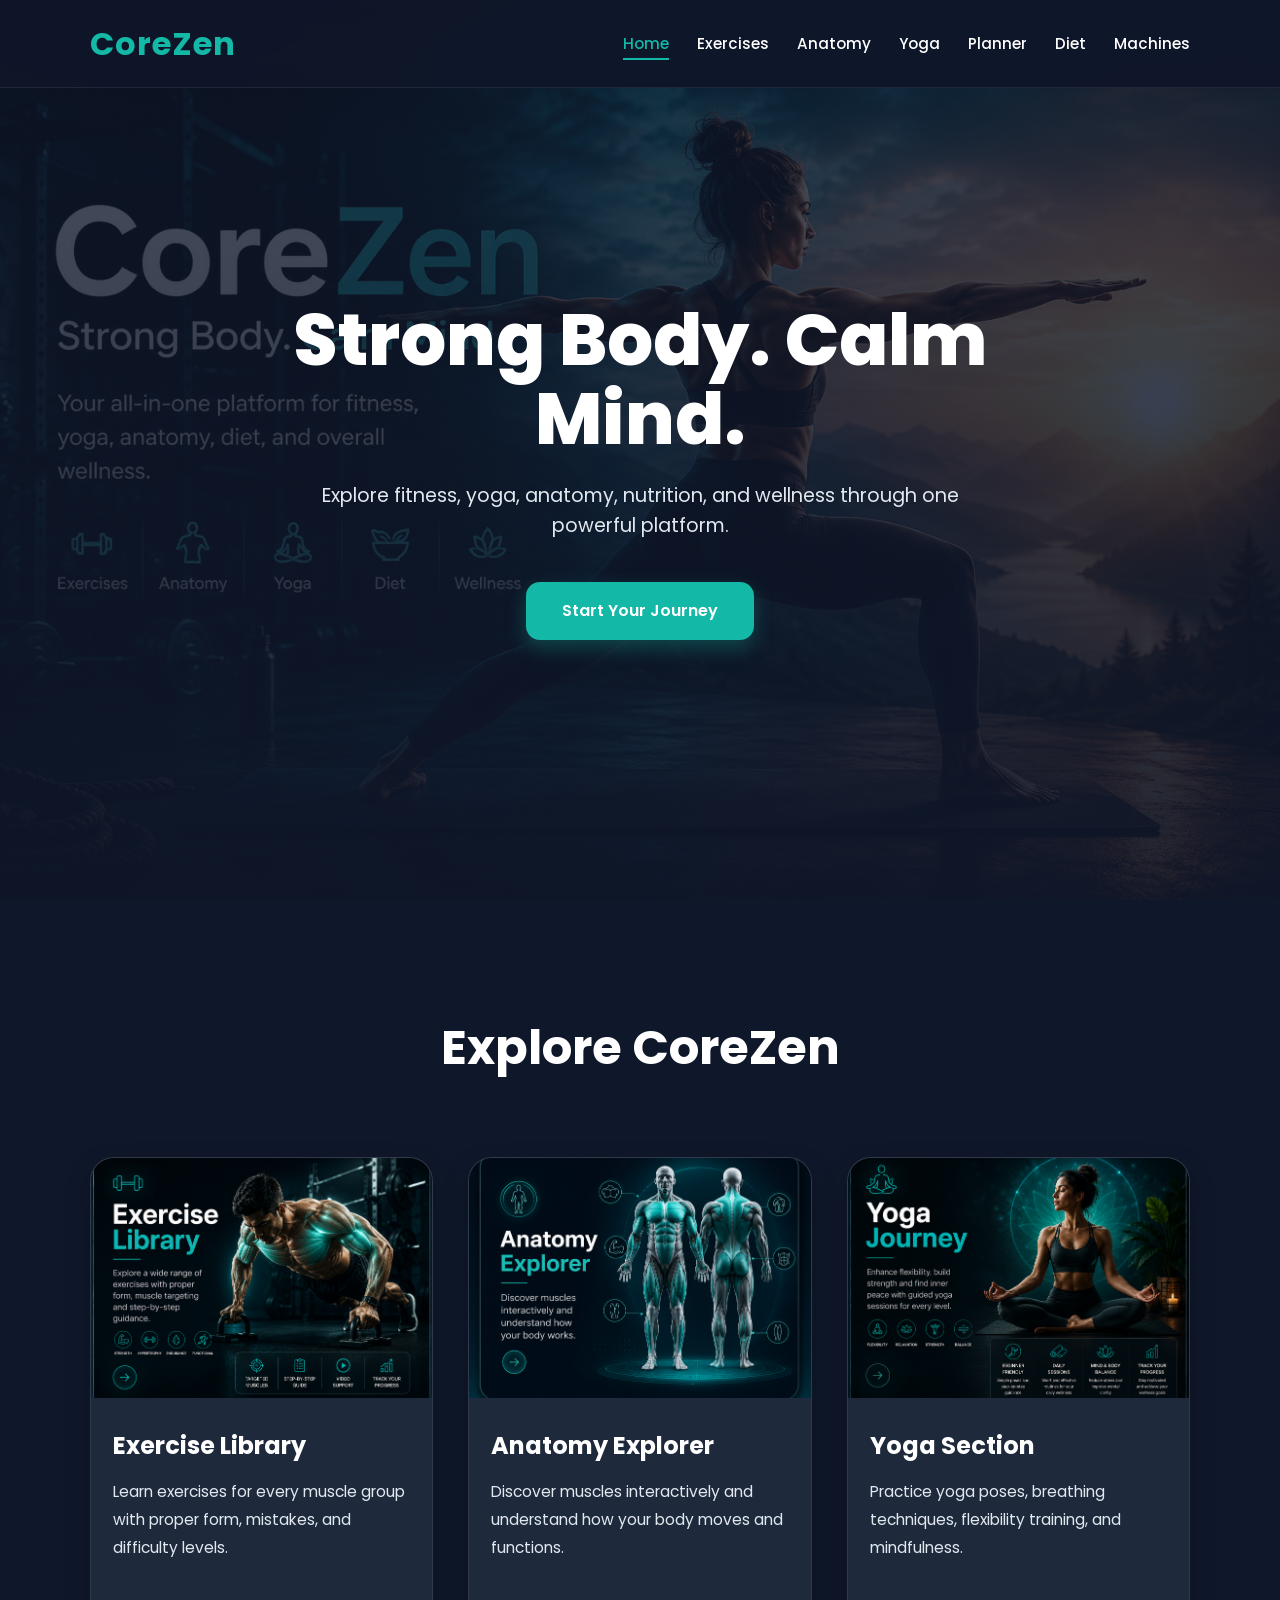
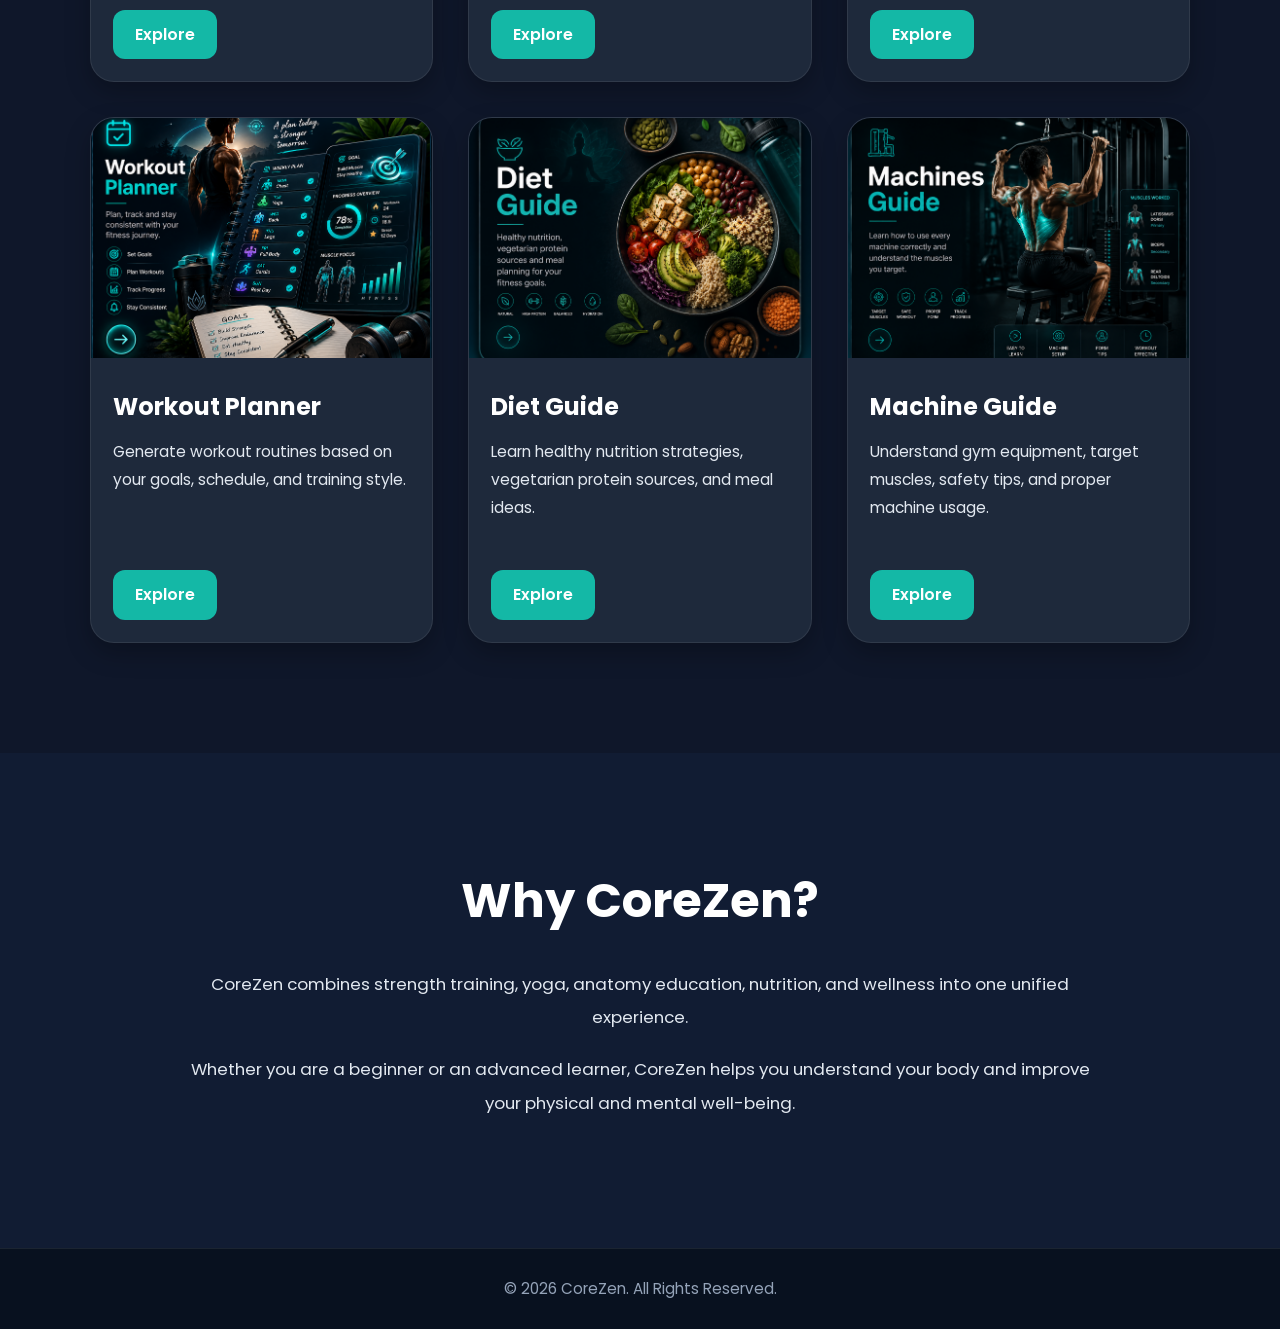
<file: index.html>
<!DOCTYPE html>
<html lang="en">
<head>
  <meta charset="UTF-8" />
  <meta name="viewport" content="width=device-width, initial-scale=1.0" />

  <title>CoreZen | Strong Body. Calm Mind.</title>

  <link rel="stylesheet" href="style.css" />
</head>
<body>

  <!-- =========================
       NAVBAR
  ========================== -->

  <header class="navbar">

    <div class="logo">
      <h1>CoreZen</h1>
    </div>

    <nav>
      <ul class="nav-links">
        <li><a href="index.html">Home</a></li>

        <li><a href="pages/exercises.html">Exercises</a></li>

        <li><a href="pages/anatomy.html">Anatomy</a></li>

        <li><a href="pages/yoga.html">Yoga</a></li>

        <li><a href="pages/planner.html">Planner</a></li>

        <li><a href="pages/diet.html">Diet</a></li>

        <li><a href="pages/machines.html">Machines</a></li>
      </ul>
    </nav>

  </header>

  <!-- =========================
       HERO SECTION
  ========================== -->

  <section class="hero">

    <div class="hero-overlay"></div>

    <div class="hero-content">

      <h2>Strong Body. Calm Mind.</h2>

      <p>
        Explore fitness, yoga, anatomy, nutrition,
        and wellness through one powerful platform.
      </p>

      <a href="#features" class="hero-btn">
        Start Your Journey
      </a>

    </div>

  </section>

  <!-- =========================
       FEATURES SECTION
  ========================== -->

  <section class="features" id="features">

    <h2 class="section-title">
      Explore CoreZen
    </h2>

    <div class="features-grid">

      <!-- CARD 1 -->

      <div class="feature-card">

        <img
          src="images/homepage/cards/exercise-card.png"
          alt="Exercise Library"
        />

        <h3>Exercise Library</h3>

        <p>
          Learn exercises for every muscle group with
          proper form, mistakes, and difficulty levels.
        </p>

        <a href="pages/exercises.html">
          Explore
        </a>

      </div>

      <!-- CARD 2 -->

      <div class="feature-card">

        <img
          src="images/homepage/cards/anatomy-card.png"
          alt="Muscle Anatomy Explorer"
        />

        <h3>Anatomy Explorer</h3>

        <p>
          Discover muscles interactively and understand
          how your body moves and functions.
        </p>

        <a href="pages/anatomy.html">
          Explore
        </a>

      </div>

      <!-- CARD 3 -->

      <div class="feature-card">

        <img
          src="images/homepage/cards/yoga-card.png"
          alt="Yoga Section"
        />

        <h3>Yoga Section</h3>

        <p>
          Practice yoga poses, breathing techniques,
          flexibility training, and mindfulness.
        </p>

        <a href="pages/yoga.html">
          Explore
        </a>

      </div>

      <!-- CARD 4 -->

      <div class="feature-card">

        <img
          src="images/homepage/cards/planner-card.png"
          alt="Workout Planner"
        />

        <h3>Workout Planner</h3>

        <p>
          Generate workout routines based on your
          goals, schedule, and training style.
        </p>

        <a href="pages/planner.html">
          Explore
        </a>

      </div>

      <!-- CARD 5 -->

      <div class="feature-card">

        <img
          src="images/homepage/cards/diet-card.png"
          alt="Diet Guide"
        />

        <h3>Diet Guide</h3>

        <p>
          Learn healthy nutrition strategies,
          vegetarian protein sources, and meal ideas.
        </p>

        <a href="pages/diet.html">
          Explore
        </a>

      </div>

      <!-- CARD 6 -->

      <div class="feature-card">

        <img
          src="images/homepage/cards/machines-card.png"
          alt="Gym Machine Guide"
        />

        <h3>Machine Guide</h3>

        <p>
          Understand gym equipment, target muscles,
          safety tips, and proper machine usage.
        </p>

        <a href="pages/machines.html">
          Explore
        </a>

      </div>

    </div>

  </section>

  <!-- =========================
       ABOUT SECTION
  ========================== -->

  <section class="about">

    <div class="about-content">

      <h2>Why CoreZen?</h2>

      <p>
        CoreZen combines strength training,
        yoga, anatomy education, nutrition,
        and wellness into one unified experience.
      </p>

      <p>
        Whether you are a beginner or an advanced learner,
        CoreZen helps you understand your body and improve
        your physical and mental well-being.
      </p>

    </div>

  </section>

  <!-- =========================
       FOOTER
  ========================== -->

  <footer>

    <p>
      © 2026 CoreZen. All Rights Reserved.
    </p>

  </footer>

  <script src="script.js"></script>

</body>
</html>
</file>
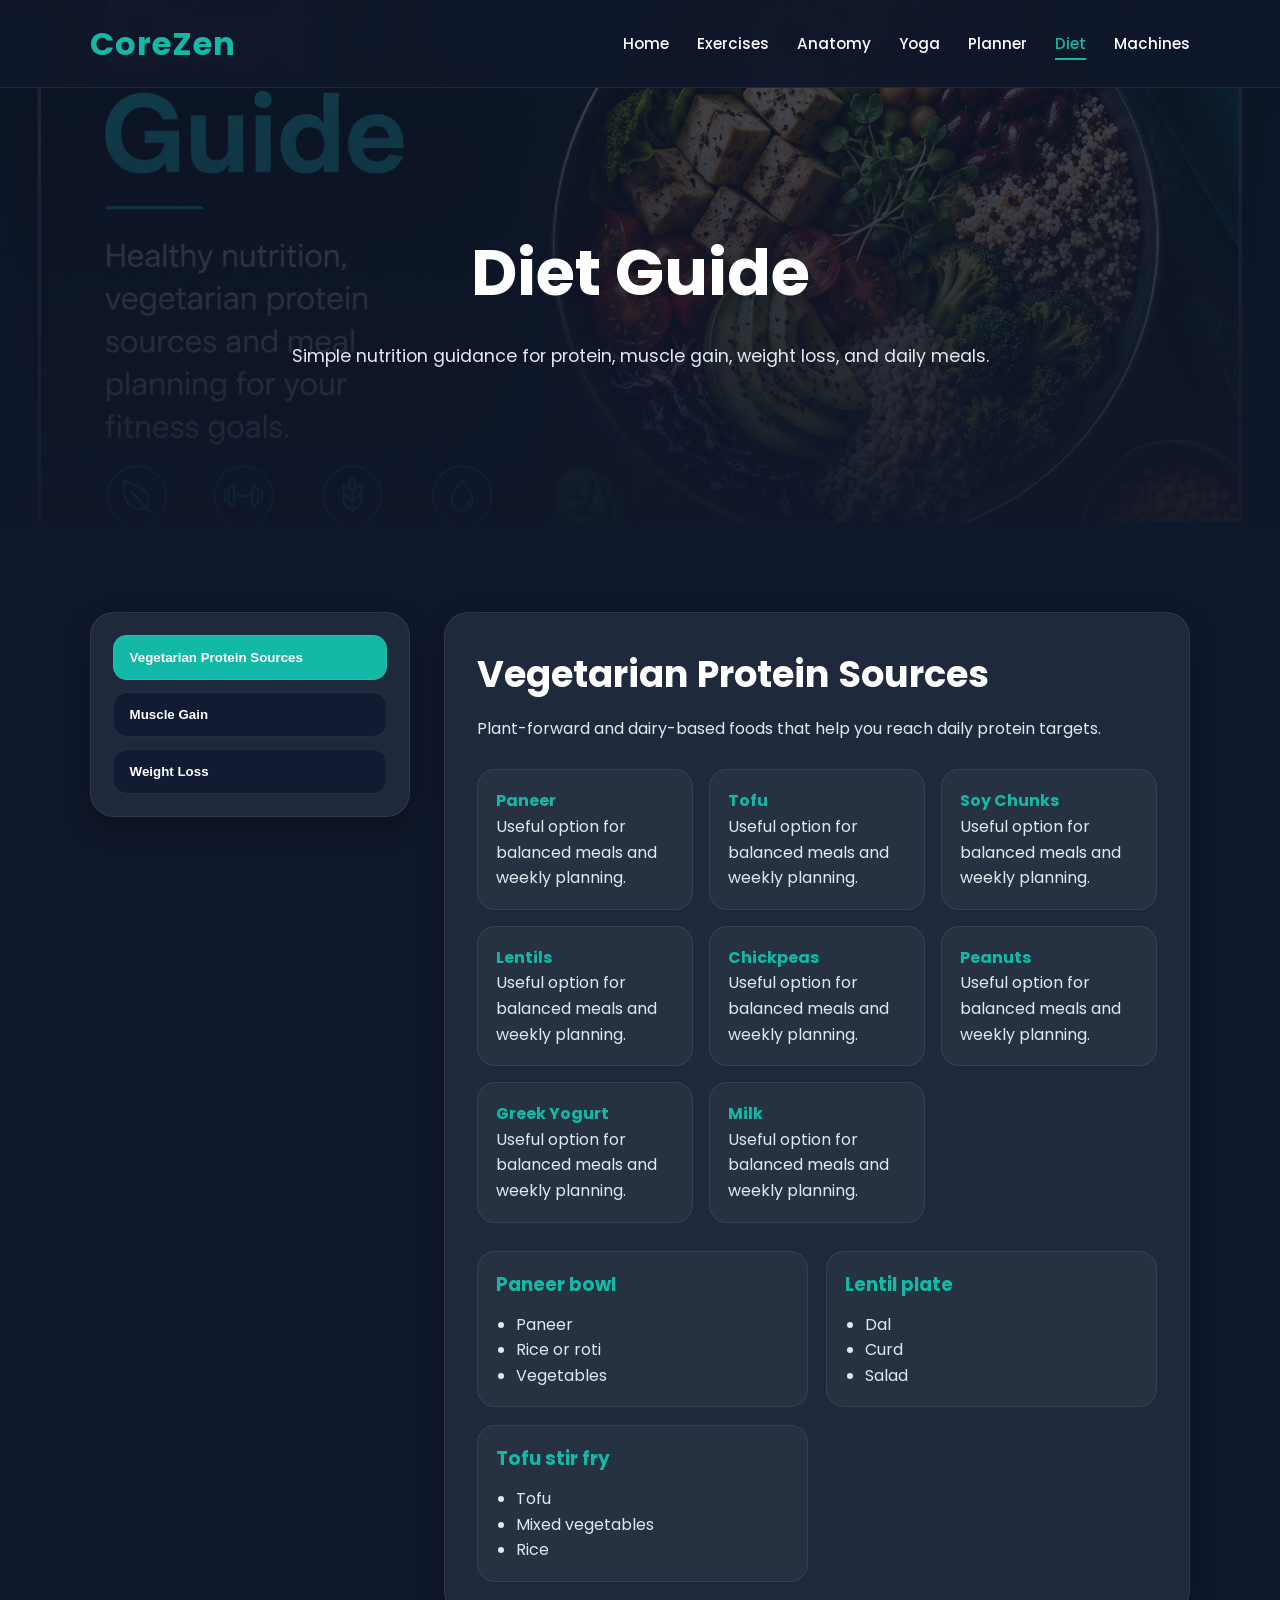
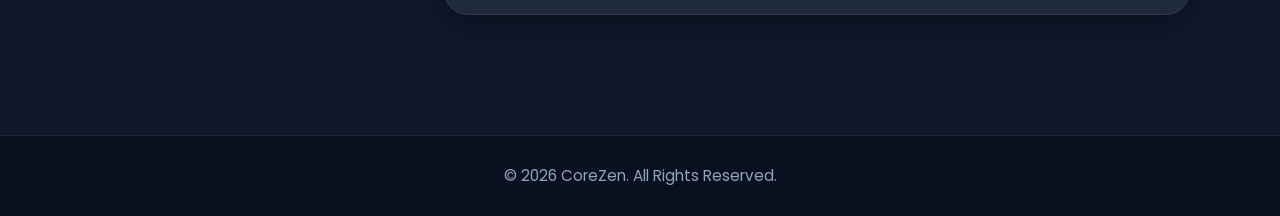
<file: pages/diet.html>
<!DOCTYPE html>
<html lang="en">
<head>
    <meta charset="UTF-8" />
    <meta name="viewport" content="width=device-width, initial-scale=1.0" />
    <title>CoreZen | Diet Guide</title>
    <link rel="stylesheet" href="../style.css" />
    <link rel="stylesheet" href="../css/diet.css" />
</head>
<body>
    <header class="navbar">
        <div class="logo"><h1>CoreZen</h1></div>
        <nav>
            <ul class="nav-links">
                <li><a href="../index.html">Home</a></li>
                <li><a href="exercises.html">Exercises</a></li>
                <li><a href="anatomy.html">Anatomy</a></li>
                <li><a href="yoga.html">Yoga</a></li>
                <li><a href="planner.html">Planner</a></li>
                <li><a href="diet.html">Diet</a></li>
                <li><a href="machines.html">Machines</a></li>
            </ul>
        </nav>
    </header>

    <section class="diet-hero">
        <div class="diet-hero-content">
            <h2>Diet Guide</h2>
            <p>Simple nutrition guidance for protein, muscle gain, weight loss, and daily meals.</p>
        </div>
    </section>

    <section class="diet-layout">
        <div class="diet-tabs" id="dietTabs"></div>
        <div class="diet-panel" id="dietPanel"></div>
    </section>

    <footer>
        <p>© 2026 CoreZen. All Rights Reserved.</p>
    </footer>

    <script src="../script.js"></script>
    <script src="../js/diet.js"></script>
</body>
</html>
</file>
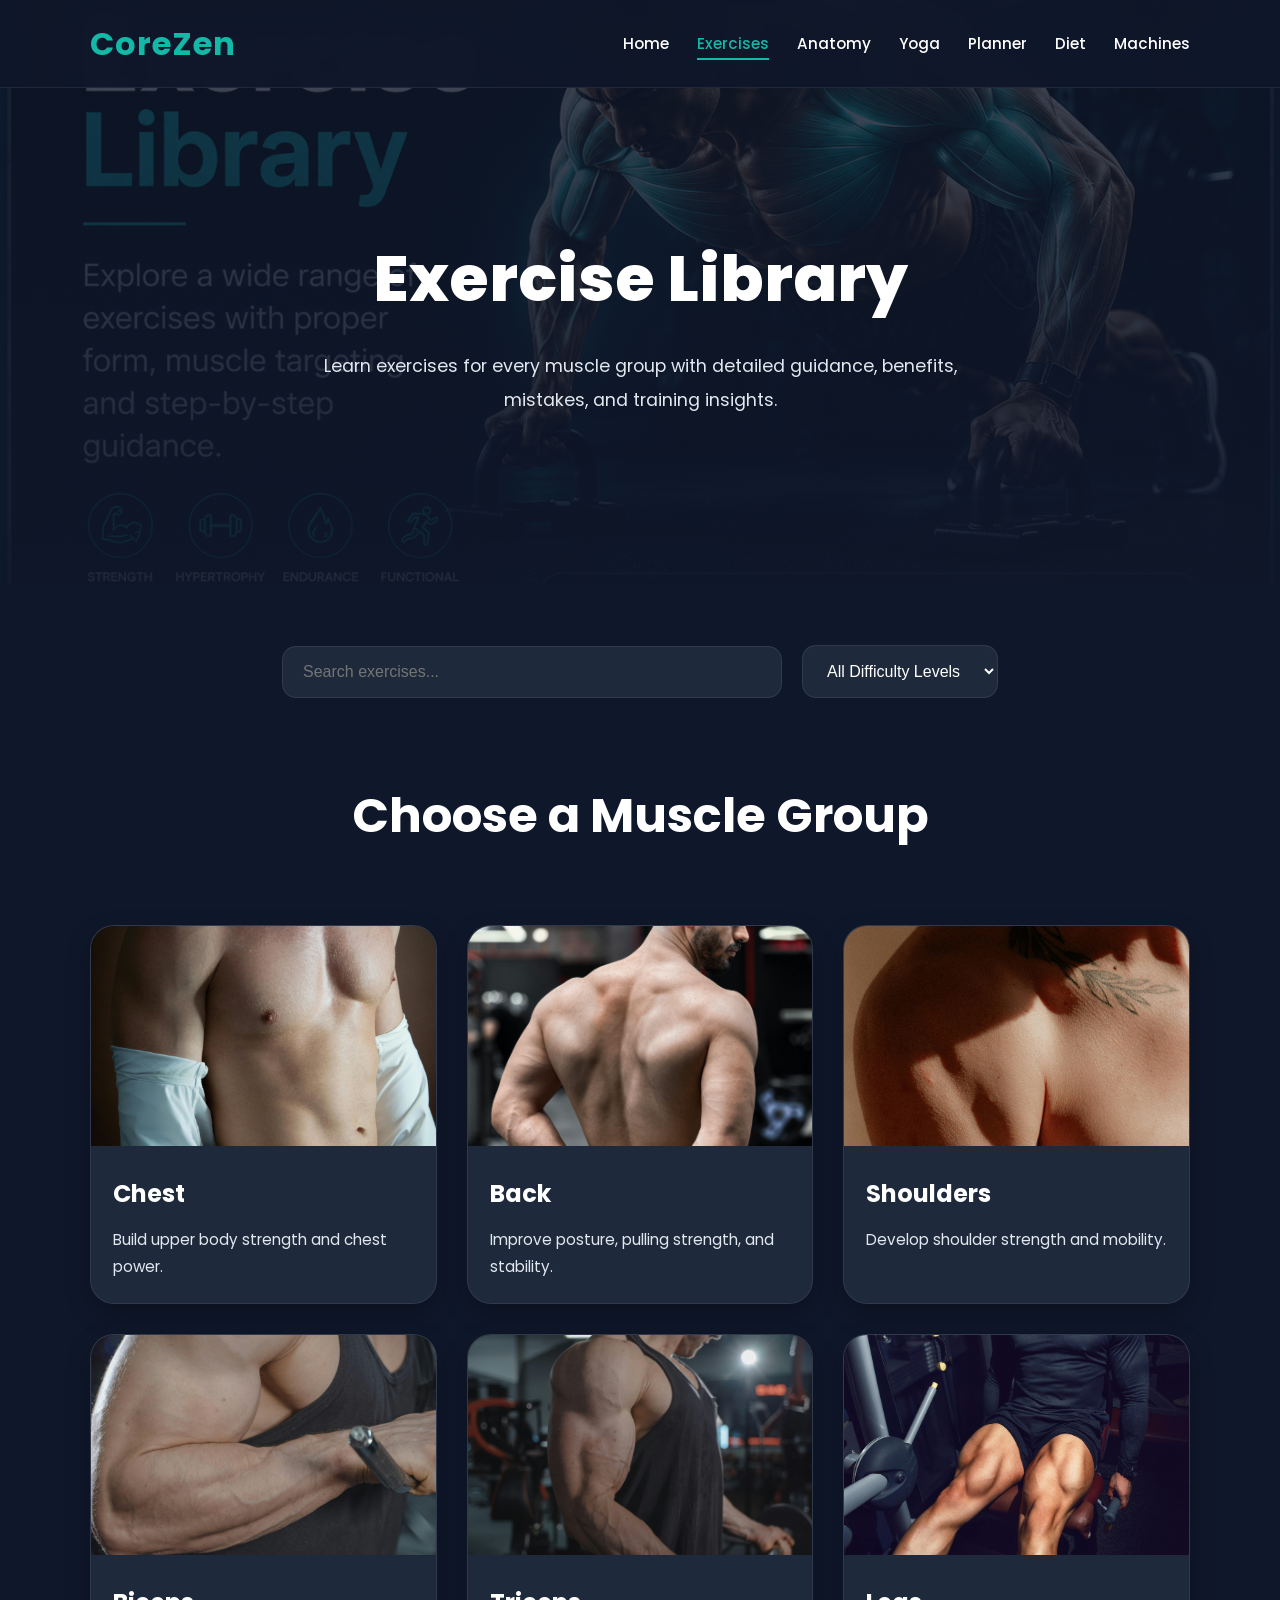
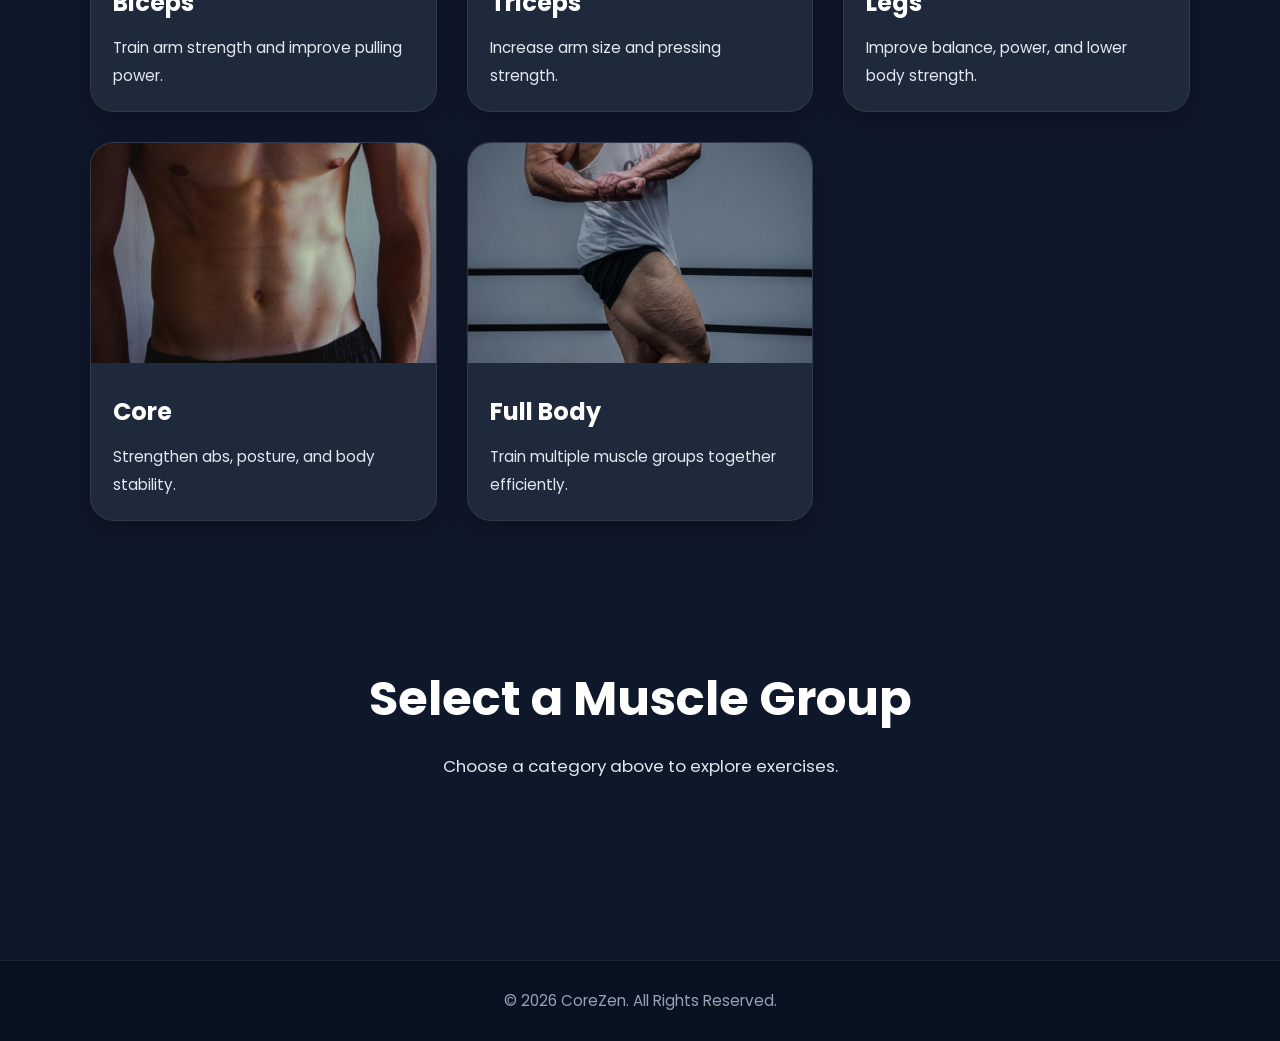
<file: pages/exercises.html>
<!DOCTYPE html>
<html lang="en">
<head>

    <meta charset="UTF-8" />

    <meta
        name="viewport"
        content="width=device-width, initial-scale=1.0"
    />

    <title>
        CoreZen | Exercise Library
    </title>

    <link
        rel="stylesheet"
        href="../style.css"
    />

    <link
        rel="stylesheet"
        href="../css/exercises.css"
    />

</head>

<body>

    <!-- =========================
         NAVBAR
    ========================== -->

    <header class="navbar">

        <div class="logo">
            <h1>CoreZen</h1>
        </div>

        <nav>

            <ul class="nav-links">

                <li>
                    <a href="../index.html">
                        Home
                    </a>
                </li>

                <li>
                    <a href="exercises.html">
                        Exercises
                    </a>
                </li>

                <li>
                    <a href="anatomy.html">
                        Anatomy
                    </a>
                </li>

                <li>
                    <a href="yoga.html">
                        Yoga
                    </a>
                </li>

                <li>
                    <a href="planner.html">
                        Planner
                    </a>
                </li>

                <li>
                    <a href="diet.html">
                        Diet
                    </a>
                </li>

                <li>
                    <a href="machines.html">
                        Machines
                    </a>
                </li>

            </ul>

        </nav>

    </header>

    <!-- =========================
         HERO SECTION
    ========================== -->

    <section class="exercise-hero">

        <div class="exercise-hero-overlay"></div>

        <div class="exercise-hero-content">

            <h2>
                Exercise Library
            </h2>

            <p>
                Learn exercises for every muscle group
                with detailed guidance, benefits,
                mistakes, and training insights.
            </p>

        </div>

    </section>

    <!-- =========================
         SEARCH & FILTERS
    ========================== -->

    <section class="exercise-controls">

        <div class="search-box">

            <input
                type="text"
                id="exerciseSearch"
                placeholder="Search exercises..."
            />

        </div>

        <div class="filter-box">

            <select id="difficultyFilter">

                <option value="all">
                    All Difficulty Levels
                </option>

                <option value="Beginner">
                    Beginner
                </option>

                <option value="Intermediate">
                    Intermediate
                </option>

                <option value="Advanced">
                    Advanced
                </option>

            </select>

        </div>

    </section>

    <!-- =========================
         MUSCLE GROUPS
    ========================== -->

    <section class="muscle-groups">

        <h2 class="section-title">
            Choose a Muscle Group
        </h2>

        <div class="muscle-grid">

            <!-- CHEST -->

            <div
                class="muscle-card"
                data-muscle="Chest"
            >

                <img
                    src="../images/exercises/chest/chest-cover.jpg"
                    alt="Chest Exercises"
                />

                <div class="muscle-card-content">

                    <h3>
                        Chest
                    </h3>

                    <p>
                        Build upper body strength and chest power.
                    </p>

                </div>

            </div>

            <!-- BACK -->

            <div
                class="muscle-card"
                data-muscle="Back"
            >

                <img
                    src="../images/exercises/back/back-cover.jpg"
                    alt="Back Exercises"
                />

                <div class="muscle-card-content">

                    <h3>
                        Back
                    </h3>

                    <p>
                        Improve posture, pulling strength, and stability.
                    </p>

                </div>

            </div>

            <!-- SHOULDERS -->

            <div
                class="muscle-card"
                data-muscle="Shoulders"
            >

                <img
                    src="../images/exercises/shoulders/shoulders-cover.jpg"
                    alt="Shoulder Exercises"
                />

                <div class="muscle-card-content">

                    <h3>
                        Shoulders
                    </h3>

                    <p>
                        Develop shoulder strength and mobility.
                    </p>

                </div>

            </div>

            <!-- BICEPS -->

            <div
                class="muscle-card"
                data-muscle="Biceps"
            >

                <img
                    src="../images/exercises/biceps/biceps-cover.jpg"
                    alt="Biceps Exercises"
                />

                <div class="muscle-card-content">

                    <h3>
                        Biceps
                    </h3>

                    <p>
                        Train arm strength and improve pulling power.
                    </p>

                </div>

            </div>

            <!-- TRICEPS -->

            <div
                class="muscle-card"
                data-muscle="Triceps"
            >

                <img
                    src="../images/exercises/triceps/triceps-cover.jpg"
                    alt="Triceps Exercises"
                />

                <div class="muscle-card-content">

                    <h3>
                        Triceps
                    </h3>

                    <p>
                        Increase arm size and pressing strength.
                    </p>

                </div>

            </div>

            <!-- LEGS -->

            <div
                class="muscle-card"
                data-muscle="Legs"
            >

                <img
                    src="../images/exercises/legs/legs-cover.jpg"
                    alt="Leg Exercises"
                />

                <div class="muscle-card-content">

                    <h3>
                        Legs
                    </h3>

                    <p>
                        Improve balance, power, and lower body strength.
                    </p>

                </div>

            </div>

            <!-- CORE -->

            <div
                class="muscle-card"
                data-muscle="Core"
            >

                <img
                    src="../images/exercises/core/core-cover.jpg"
                    alt="Core Exercises"
                />

                <div class="muscle-card-content">

                    <h3>
                        Core
                    </h3>

                    <p>
                        Strengthen abs, posture, and body stability.
                    </p>

                </div>

            </div>

            <!-- FULL BODY -->

            <div
                class="muscle-card"
                data-muscle="Full Body"
            >

                <img
                    src="../images/exercises/fullbody/fullbody-cover.jpg"
                    alt="Full Body Exercises"
                />

                <div class="muscle-card-content">

                    <h3>
                        Full Body
                    </h3>

                    <p>
                        Train multiple muscle groups together efficiently.
                    </p>

                </div>

            </div>

        </div>

    </section>

    <!-- =========================
         EXERCISE DISPLAY SECTION
    ========================== -->

    <section class="exercise-display">

        <div class="exercise-header">

            <h2 id="selectedMuscleTitle">
                Select a Muscle Group
            </h2>

            <p id="selectedMuscleDescription">
                Choose a category above to explore exercises.
            </p>

        </div>

        <!-- EXERCISE GRID -->

        <div
            class="exercise-grid"
            id="exerciseGrid"
        >

            <!-- Dynamic exercise cards will appear here -->

        </div>

    </section>

    <!-- =========================
         EXERCISE DETAILS MODAL
    ========================== -->

    <div
        class="exercise-modal"
        id="exerciseModal"
    >

        <div class="exercise-modal-content">

            <!-- CLOSE BUTTON -->

            <span
                class="close-modal"
                id="closeModal"
            >
                &times;
            </span>

            <!-- MODAL BODY -->

            <div id="modalBody">

                <!-- Dynamic content from JS -->

            </div>

        </div>

    </div>

    <!-- =========================
         FOOTER
    ========================== -->

    <footer>

        <p>
            © 2026 CoreZen. All Rights Reserved.
        </p>

    </footer>

    <!-- =========================
         JAVASCRIPT
    ========================== -->

    <script src="../script.js"></script>

    <script src="../js/exercises.js"></script>

</body>
</html>
</file>
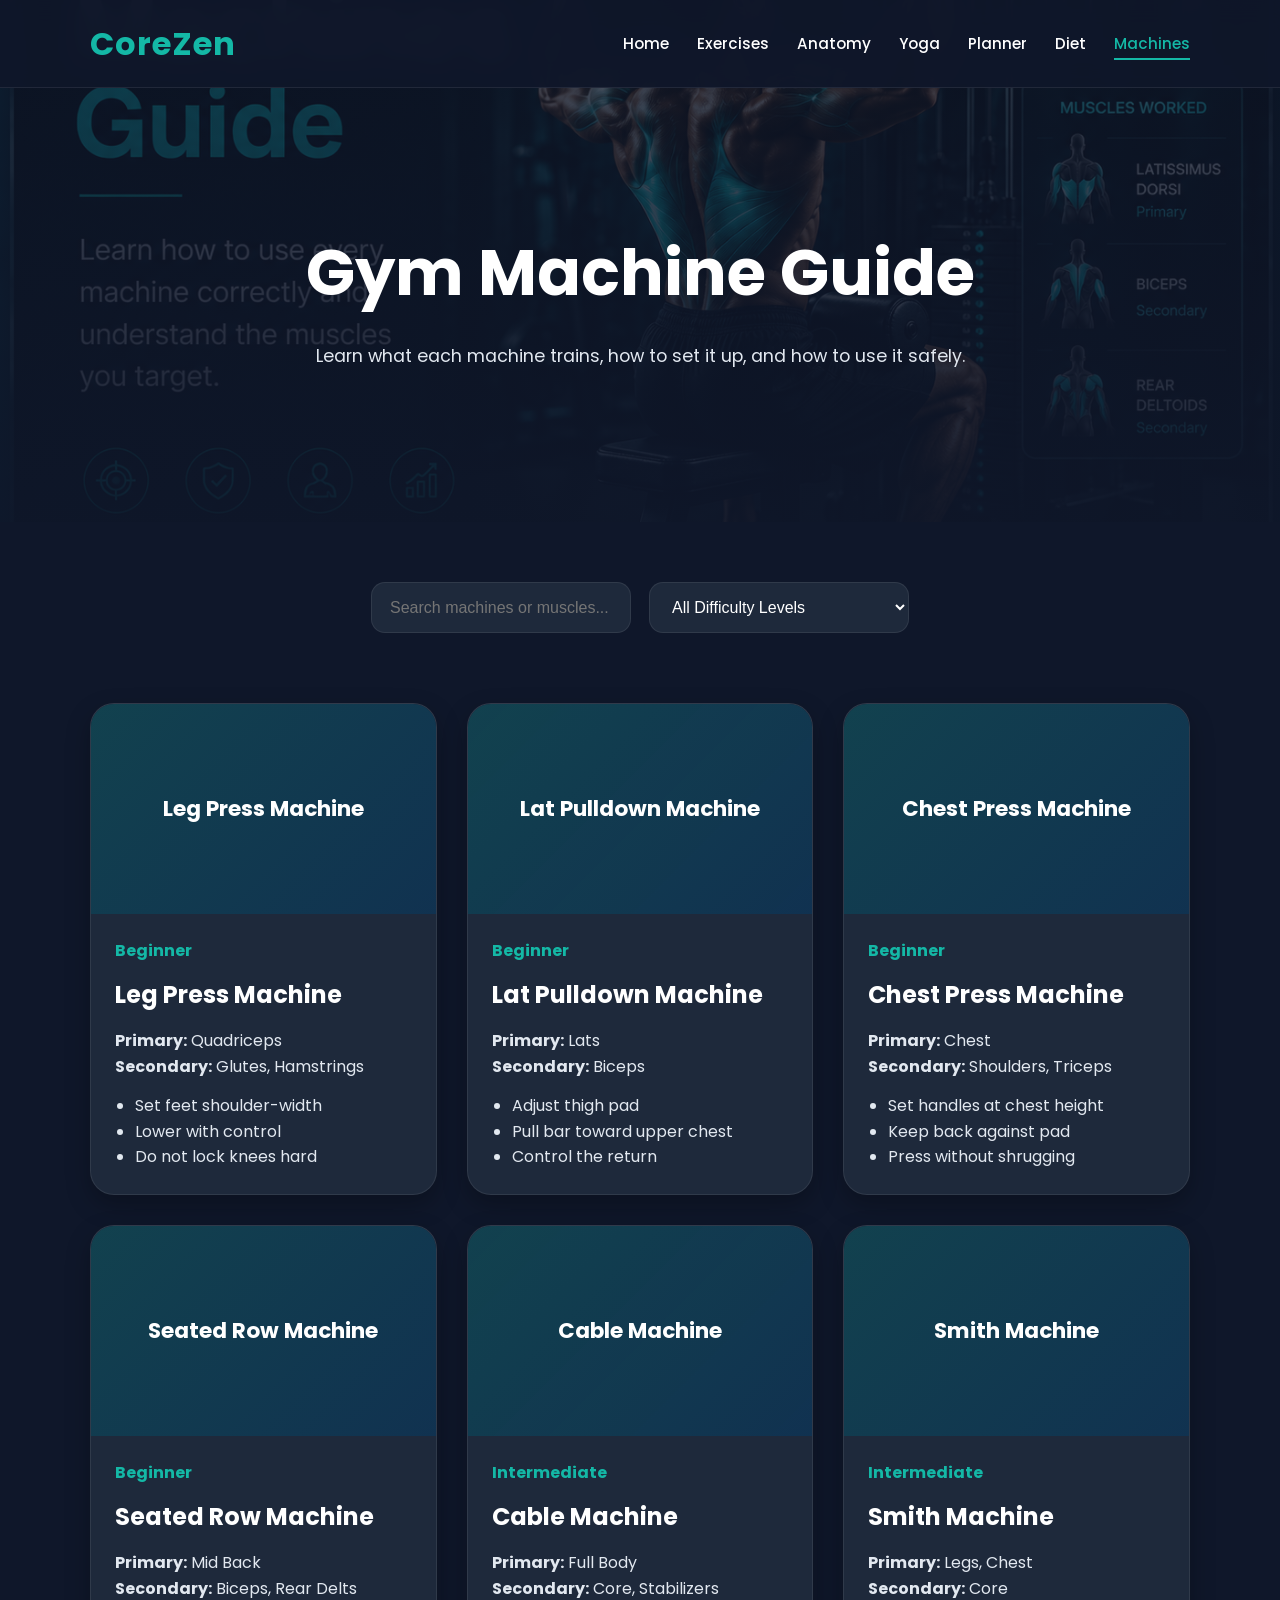
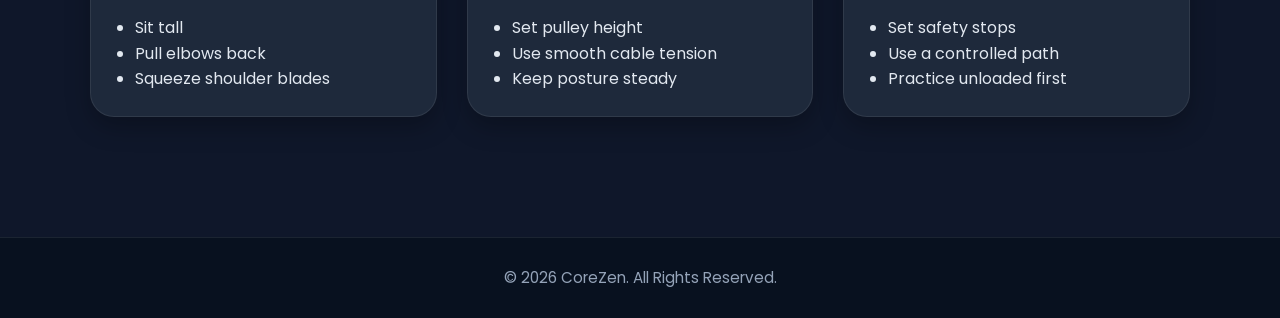
<file: pages/machines.html>
<!DOCTYPE html>
<html lang="en">
<head>
    <meta charset="UTF-8" />
    <meta name="viewport" content="width=device-width, initial-scale=1.0" />
    <title>CoreZen | Machine Guide</title>
    <link rel="stylesheet" href="../style.css" />
    <link rel="stylesheet" href="../css/machines.css" />
</head>
<body>
    <header class="navbar">
        <div class="logo"><h1>CoreZen</h1></div>
        <nav>
            <ul class="nav-links">
                <li><a href="../index.html">Home</a></li>
                <li><a href="exercises.html">Exercises</a></li>
                <li><a href="anatomy.html">Anatomy</a></li>
                <li><a href="yoga.html">Yoga</a></li>
                <li><a href="planner.html">Planner</a></li>
                <li><a href="diet.html">Diet</a></li>
                <li><a href="machines.html">Machines</a></li>
            </ul>
        </nav>
    </header>

    <section class="machines-hero">
        <div class="machines-hero-content">
            <h2>Gym Machine Guide</h2>
            <p>Learn what each machine trains, how to set it up, and how to use it safely.</p>
        </div>
    </section>

    <section class="machine-controls">
        <input id="machineSearch" type="text" placeholder="Search machines or muscles..." />
        <select id="machineDifficulty">
            <option value="all">All Difficulty Levels</option>
            <option value="Beginner">Beginner</option>
            <option value="Intermediate">Intermediate</option>
            <option value="Advanced">Advanced</option>
        </select>
    </section>

    <section class="machine-grid" id="machineGrid"></section>

    <footer>
        <p>© 2026 CoreZen. All Rights Reserved.</p>
    </footer>

    <script src="../script.js"></script>
    <script src="../js/machines.js"></script>
</body>
</html>
</file>
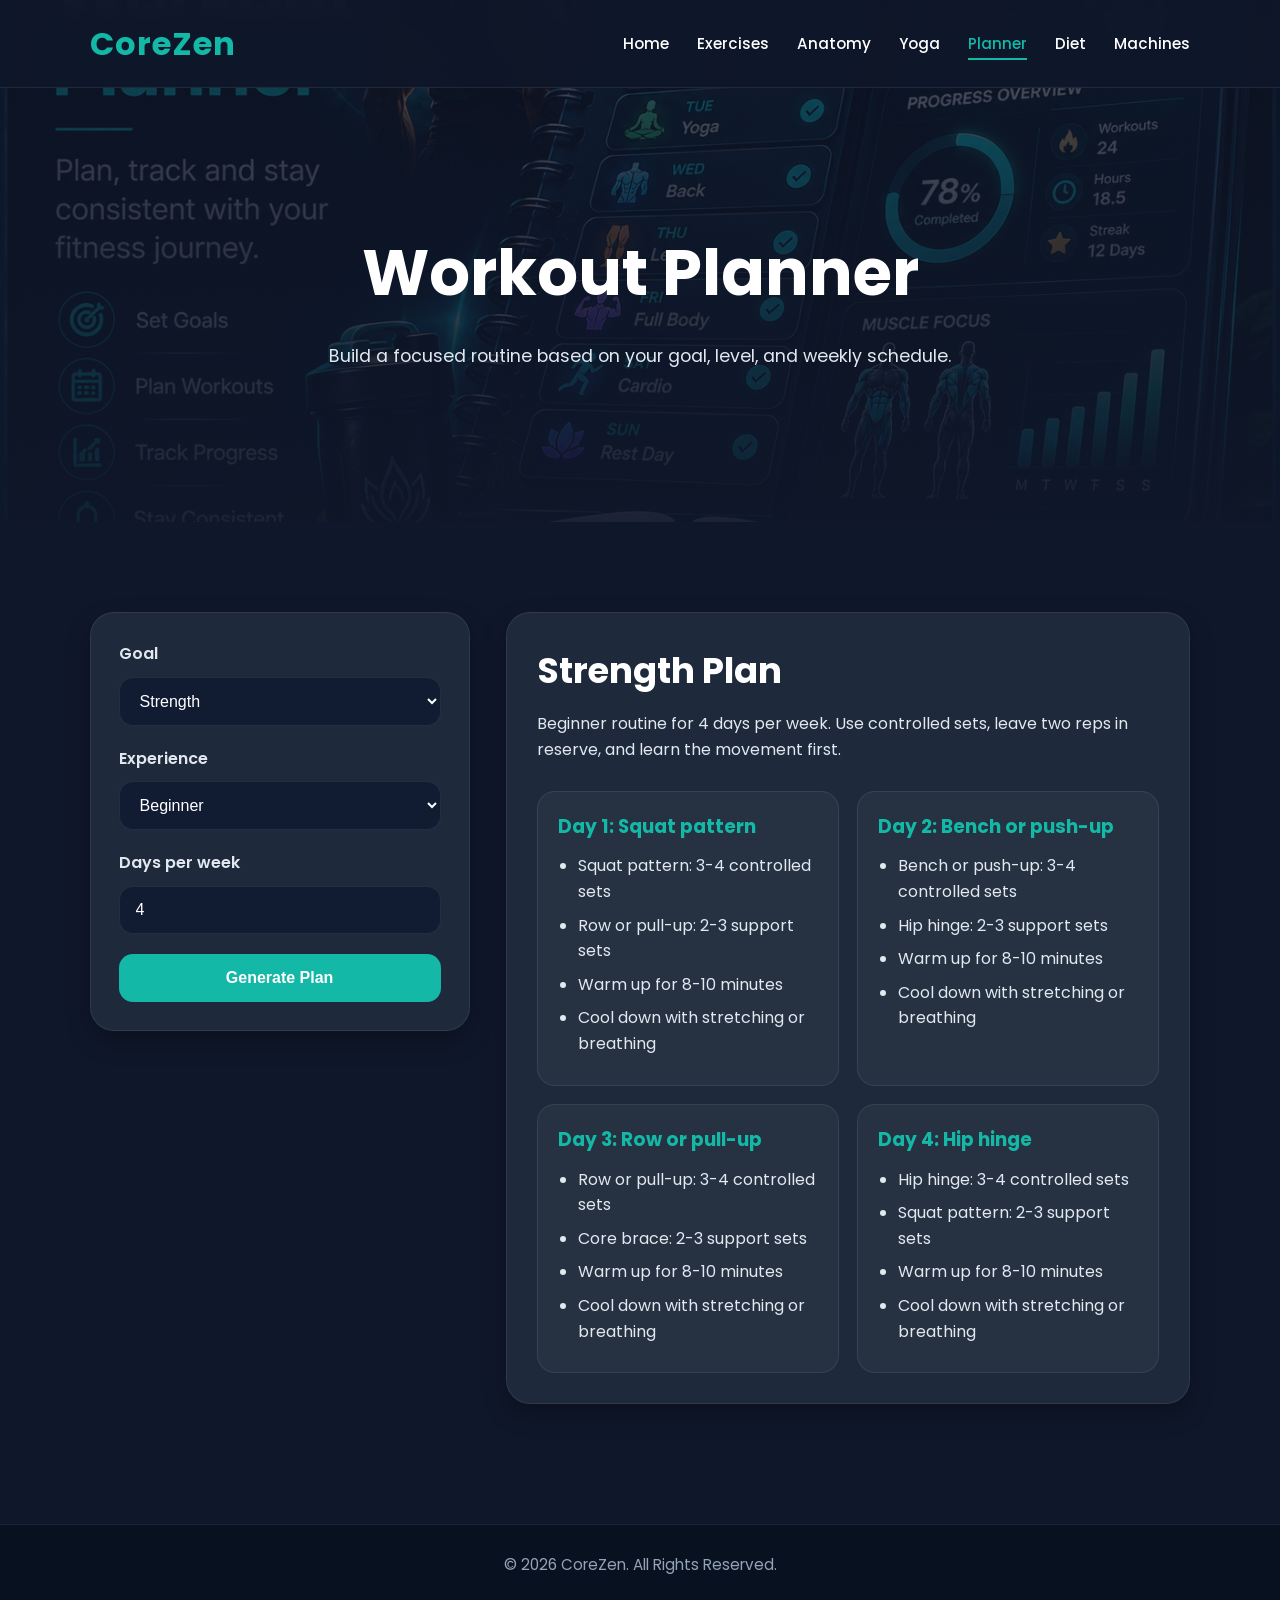
<file: pages/planner.html>
<!DOCTYPE html>
<html lang="en">
<head>
    <meta charset="UTF-8" />
    <meta name="viewport" content="width=device-width, initial-scale=1.0" />
    <title>CoreZen | Workout Planner</title>
    <link rel="stylesheet" href="../style.css" />
    <link rel="stylesheet" href="../css/planner.css" />
</head>
<body>
    <header class="navbar">
        <div class="logo"><h1>CoreZen</h1></div>
        <nav>
            <ul class="nav-links">
                <li><a href="../index.html">Home</a></li>
                <li><a href="exercises.html">Exercises</a></li>
                <li><a href="anatomy.html">Anatomy</a></li>
                <li><a href="yoga.html">Yoga</a></li>
                <li><a href="planner.html">Planner</a></li>
                <li><a href="diet.html">Diet</a></li>
                <li><a href="machines.html">Machines</a></li>
            </ul>
        </nav>
    </header>

    <section class="planner-hero">
        <div class="planner-hero-content">
            <h2>Workout Planner</h2>
            <p>Build a focused routine based on your goal, level, and weekly schedule.</p>
        </div>
    </section>

    <main class="planner-layout">
        <form class="planner-form" id="plannerForm">
            <label>
                Goal
                <select id="goalSelect">
                    <option value="strength">Strength</option>
                    <option value="muscle">Muscle Gain</option>
                    <option value="fatloss">Weight Loss</option>
                    <option value="mobility">Mobility</option>
                </select>
            </label>

            <label>
                Experience
                <select id="levelSelect">
                    <option value="beginner">Beginner</option>
                    <option value="intermediate">Intermediate</option>
                    <option value="advanced">Advanced</option>
                </select>
            </label>

            <label>
                Days per week
                <input id="daysInput" type="number" min="2" max="6" value="4" />
            </label>

            <button type="submit">Generate Plan</button>
        </form>

        <section class="plan-output" id="planOutput" aria-live="polite"></section>
    </main>

    <footer>
        <p>© 2026 CoreZen. All Rights Reserved.</p>
    </footer>

    <script src="../script.js"></script>
    <script src="../js/planner.js"></script>
</body>
</html>
</file>
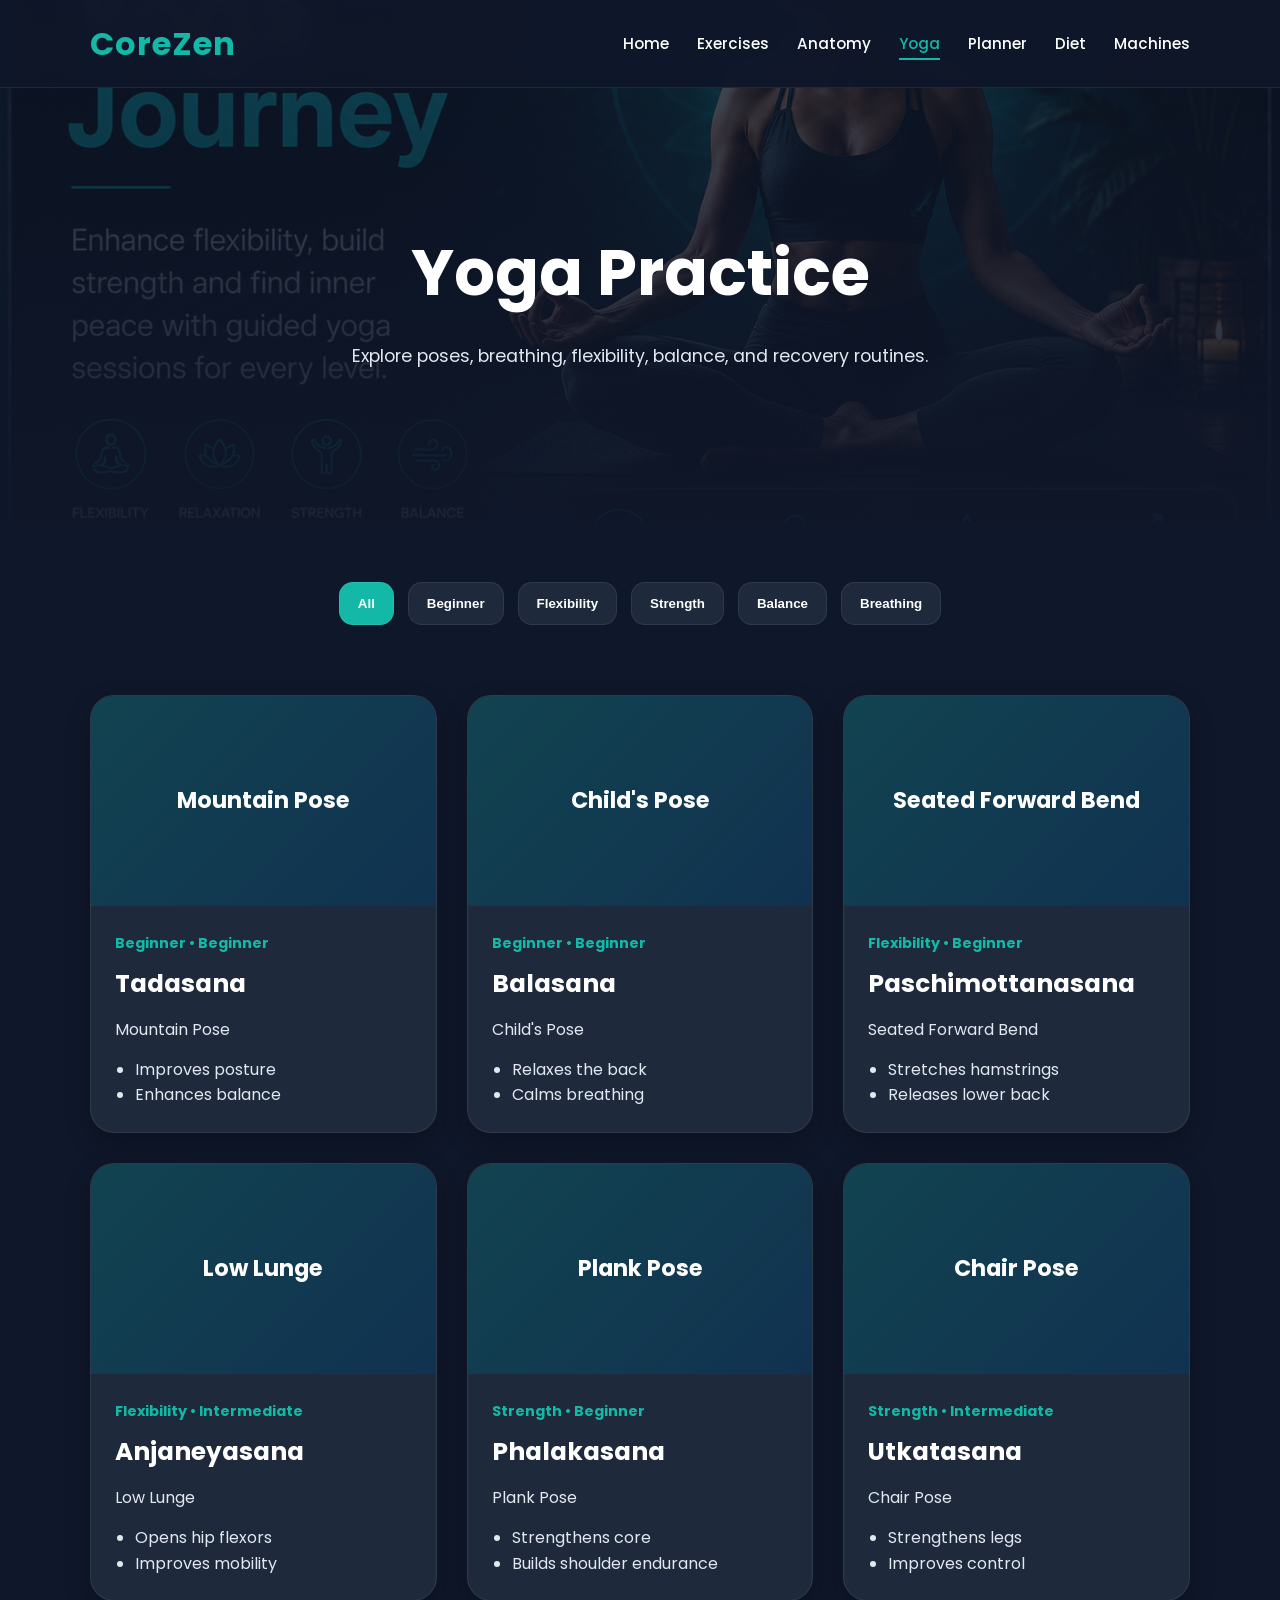
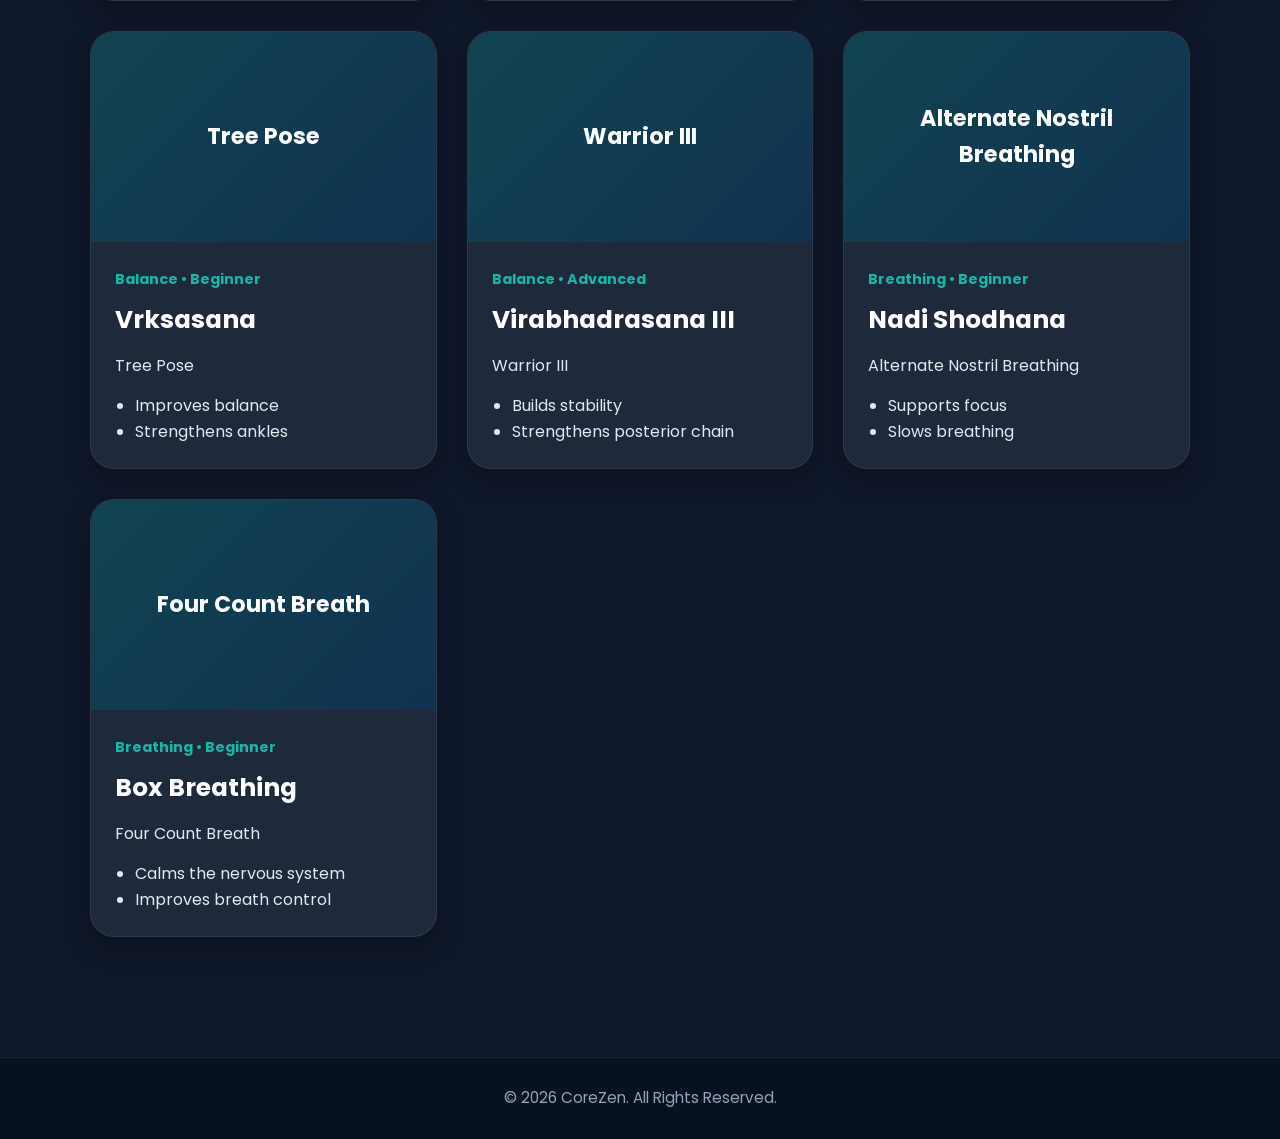
<file: pages/yoga.html>
<!DOCTYPE html>
<html lang="en">
<head>
    <meta charset="UTF-8" />
    <meta name="viewport" content="width=device-width, initial-scale=1.0" />
    <title>CoreZen | Yoga</title>
    <link rel="stylesheet" href="../style.css" />
    <link rel="stylesheet" href="../css/yoga.css" />
</head>
<body>
    <header class="navbar">
        <div class="logo"><h1>CoreZen</h1></div>
        <nav>
            <ul class="nav-links">
                <li><a href="../index.html">Home</a></li>
                <li><a href="exercises.html">Exercises</a></li>
                <li><a href="anatomy.html">Anatomy</a></li>
                <li><a href="yoga.html">Yoga</a></li>
                <li><a href="planner.html">Planner</a></li>
                <li><a href="diet.html">Diet</a></li>
                <li><a href="machines.html">Machines</a></li>
            </ul>
        </nav>
    </header>

    <section class="yoga-hero">
        <div class="yoga-hero-content">
            <h2>Yoga Practice</h2>
            <p>Explore poses, breathing, flexibility, balance, and recovery routines.</p>
        </div>
    </section>

    <section class="yoga-controls">
        <button class="yoga-filter active" data-category="all" type="button">All</button>
        <button class="yoga-filter" data-category="Beginner" type="button">Beginner</button>
        <button class="yoga-filter" data-category="Flexibility" type="button">Flexibility</button>
        <button class="yoga-filter" data-category="Strength" type="button">Strength</button>
        <button class="yoga-filter" data-category="Balance" type="button">Balance</button>
        <button class="yoga-filter" data-category="Breathing" type="button">Breathing</button>
    </section>

    <section class="yoga-grid" id="yogaGrid"></section>

    <footer>
        <p>© 2026 CoreZen. All Rights Reserved.</p>
    </footer>

    <script src="../script.js"></script>
    <script src="../js/yoga.js"></script>
</body>
</html>
</file>
<file: style.css>
/* =========================
   GOOGLE FONT
========================= */

@import url('https://fonts.googleapis.com/css2?family=Poppins:wght@300;400;500;600;700;800&display=swap');

/* =========================
   RESET
========================= */

* {
    margin: 0;
    padding: 0;
    box-sizing: border-box;
}

html {
    scroll-behavior: smooth;
    overflow-x: hidden;
}

body {
    font-family: 'Poppins', sans-serif;
    background: #0f172a;
    color: #ffffff;
    overflow-x: hidden;
    line-height: 1.6;
}

/* =========================
   VARIABLES
========================= */

:root {

    --primary-color: #14b8a6;
    --secondary-color: #0ea5e9;

    --dark-bg: #0f172a;
    --card-bg: #1e293b;

    --text-light: #e2e8f0;
    --hover-color: #2dd4bf;

    --shadow:
        0 10px 25px rgba(0, 0, 0, 0.25);

    --border:
        1px solid rgba(255,255,255,0.08);

    --transition:
        0.3s ease;
}

/* =========================
   SCROLLBAR
========================= */

::-webkit-scrollbar {
    width: 10px;
}

::-webkit-scrollbar-track {
    background: #111827;
}

::-webkit-scrollbar-thumb {
    background: var(--primary-color);
    border-radius: 10px;
}

::-webkit-scrollbar-thumb:hover {
    background: var(--hover-color);
}

/* =========================
   NAVBAR
========================= */

.navbar {

    position: fixed;

    top: 0;
    left: 0;

    width: 100%;

    padding: 18px 7%;

    display: flex;
    justify-content: space-between;
    align-items: center;

    background: rgba(15, 23, 42, 0.92);

    backdrop-filter: blur(12px);

    border-bottom: var(--border);

    z-index: 1000;
}

.logo h1 {

    color: var(--primary-color);

    font-size: 2rem;

    font-weight: 700;

    letter-spacing: 1px;
}

/* =========================
   NAV LINKS
========================= */

.nav-links {

    display: flex;

    align-items: center;

    gap: 28px;

    list-style: none;
}

.nav-links a {

    text-decoration: none;

    color: white;

    font-weight: 500;

    font-size: 0.95rem;

    transition: var(--transition);

    position: relative;
}

.nav-links a::after {

    content: "";

    position: absolute;

    left: 0;
    bottom: -6px;

    width: 0%;
    height: 2px;

    background: var(--primary-color);

    transition: var(--transition);
}

.nav-links a:hover::after {

    width: 100%;
}

.nav-links a:hover {

    color: var(--primary-color);
}

.nav-links a.active-link {

    color: var(--primary-color);
}

.nav-links a.active-link::after {

    width: 100%;
}

/* =========================
   HERO SECTION
========================= */

.hero {

    min-height: 100vh;

    display: flex;

    justify-content: center;
    align-items: center;

    text-align: center;

    padding:
        120px 20px 80px;

    position: relative;

    background:
        linear-gradient(
            rgba(15, 23, 42, 0.75),
            rgba(15, 23, 42, 0.92)
        ),

        url("images/homepage/hero-banner.jpg")
        center/cover no-repeat;
}

.hero-content {

    max-width: 850px;

    z-index: 2;
}

.hero-content h2 {

    font-size: 4.5rem;

    line-height: 1.1;

    margin-bottom: 22px;

    font-weight: 800;
}

.hero-content p {

    font-size: 1.2rem;

    color: var(--text-light);

    max-width: 700px;

    margin:
        0 auto 40px;
}

/* =========================
   HERO BUTTON
========================= */

.hero-btn {

    display: inline-block;

    text-decoration: none;

    background: var(--primary-color);

    color: white;

    padding: 16px 36px;

    border-radius: 14px;

    font-size: 1rem;

    font-weight: 600;

    transition: var(--transition);

    box-shadow:
        0 8px 20px rgba(20, 184, 166, 0.3);
}

.hero-btn:hover {

    background: var(--hover-color);

    transform:
        translateY(-4px)
        scale(1.02);
}

/* =========================
   FEATURES SECTION
========================= */

.features {

    padding:
        110px 7%;
}

.section-title {

    text-align: center;

    font-size: 3rem;

    margin-bottom: 70px;

    font-weight: 700;
}

/* =========================
   GRID
========================= */

.features-grid {

    display: grid;

    grid-template-columns:
        repeat(auto-fit, minmax(320px, 1fr));

    gap: 35px;
}

/* =========================
   FEATURE CARD
========================= */

.feature-card {

    background: var(--card-bg);

    border-radius: 24px;

    overflow: hidden;

    border: var(--border);

    transition: var(--transition);

    box-shadow: var(--shadow);

    position: relative;
}

.feature-card:hover {

    transform:
        translateY(-10px);
}

.feature-card img {

    width: 100%;

    height: 240px;

    object-fit: cover;
}

.feature-card h3 {

    font-size: 1.5rem;

    margin:
        22px 22px 12px;
}

.feature-card p {

    color: var(--text-light);

    padding:
        0 22px;

    line-height: 1.8;

    font-size: 0.97rem;

    min-height: 110px;
}

.feature-card a {

    display: inline-block;

    margin: 22px;

    text-decoration: none;

    background: var(--primary-color);

    color: white;

    padding:
        12px 22px;

    border-radius: 12px;

    font-weight: 600;

    transition: var(--transition);
}

.feature-card a:hover {

    background: var(--hover-color);

    transform: scale(1.03);
}

/* =========================
   ABOUT SECTION
========================= */

.about {

    background: #111c33;

    padding:
        110px 8%;

    text-align: center;
}

.about-content {

    max-width: 900px;

    margin: auto;
}

.about h2 {

    font-size: 3rem;

    margin-bottom: 28px;
}

.about p {

    font-size: 1.05rem;

    line-height: 2;

    color: var(--text-light);

    margin-bottom: 18px;
}

/* =========================
   FOOTER
========================= */

footer {

    background: #08111f;

    padding: 28px;

    text-align: center;

    border-top: var(--border);
}

footer p {

    color: #94a3b8;

    font-size: 0.95rem;
}

/* =========================
   ANIMATIONS
========================= */

.hidden-card {

    opacity: 0;

    transform:
        translateY(50px);

    transition:
        0.8s ease;
}

.show-card {

    opacity: 1;

    transform:
        translateY(0);
}

/* =========================
   MOBILE MENU BUTTON
========================= */

.mobile-menu-button {

    display: none;

    border: none;

    background: transparent;

    font-size: 1.8rem;

    color: white;

    cursor: pointer;
}

/* =========================
   TABLET RESPONSIVE
========================= */

@media (max-width: 1024px) {

    .hero-content h2 {

        font-size: 3.5rem;
    }

    .hero-content p {

        font-size: 1.1rem;
    }

    .section-title {

        font-size: 2.5rem;
    }

    .features-grid {

        grid-template-columns:
            repeat(auto-fit, minmax(280px, 1fr));
    }
}

/* =========================
   MOBILE RESPONSIVE
========================= */

@media (max-width: 768px) {

    .navbar {

        padding:
            18px 5%;

        flex-wrap: wrap;
    }

    .mobile-menu-button {

        display: block;
    }

    .nav-links {

        width: 100%;

        display: none;

        flex-direction: column;

        align-items: center;

        gap: 20px;

        padding-top: 25px;
    }

    .nav-links.mobile-active {

        display: flex;
    }

    .logo h1 {

        font-size: 1.7rem;
    }

    .hero {

        padding:
            140px 20px 80px;
    }

    .hero-content h2 {

        font-size: 2.7rem;
    }

    .hero-content p {

        font-size: 1rem;

        line-height: 1.8;
    }

    .hero-btn {

        padding:
            14px 30px;

        font-size: 0.95rem;
    }

    .features {

        padding:
            90px 5%;
    }

    .section-title {

        font-size: 2.2rem;

        margin-bottom: 50px;
    }

    .feature-card {

        border-radius: 20px;
    }

    .feature-card img {

        height: 220px;
    }

    .feature-card h3 {

        font-size: 1.4rem;
    }

    .feature-card p {

        font-size: 0.95rem;

        min-height: auto;
    }

    .about {

        padding:
            90px 6%;
    }

    .about h2 {

        font-size: 2.2rem;
    }

    .about p {

        font-size: 1rem;

        line-height: 1.9;
    }
}

/* =========================
   SMALL MOBILE DEVICES
========================= */

@media (max-width: 480px) {

    .hero-content h2 {

        font-size: 2.2rem;
    }

    .hero-content p {

        font-size: 0.95rem;
    }

    .hero-btn {

        width: 100%;

        max-width: 260px;

        padding: 15px;
    }

    .section-title {

        font-size: 2rem;
    }

    .features-grid {

        grid-template-columns: 1fr;
    }

    .feature-card img {

        height: 200px;
    }

    .feature-card h3 {

        font-size: 1.3rem;
    }

    .feature-card p {

        font-size: 0.92rem;
    }

    .feature-card a {

        width: calc(100% - 44px);

        text-align: center;
    }

    .about h2 {

        font-size: 1.9rem;
    }

    footer {

        padding: 22px;
    }

    footer p {

        font-size: 0.85rem;
    }
}

.exercise-video {

    width: 100%;

    height: 240px;

    object-fit: cover;

    display: block;

    background: #000;
}

.modal-video {

    width: 100%;

    max-height: 420px;

    border-radius: 20px;

    object-fit: cover;

    margin-bottom: 30px;

    background: #000;
}
</file>
<file: css/diet.css>
.diet-hero {
    min-height: 58vh;
    display: flex;
    justify-content: center;
    align-items: center;
    text-align: center;
    padding: 140px 20px 70px;
    background:
        linear-gradient(rgba(15, 23, 42, 0.74), rgba(15, 23, 42, 0.94)),
        url("../images/homepage/cards/diet-card.png") center/cover no-repeat;
}

.diet-hero-content {
    max-width: 820px;
}

.diet-hero h2 {
    font-size: 4rem;
    margin-bottom: 18px;
}

.diet-hero p {
    color: var(--text-light);
    font-size: 1.1rem;
}

.diet-layout {
    display: grid;
    grid-template-columns: minmax(240px, 320px) 1fr;
    gap: 34px;
    padding: 90px 7% 120px;
}

.diet-tabs,
.diet-panel {
    background: var(--card-bg);
    border: var(--border);
    border-radius: 24px;
    box-shadow: var(--shadow);
}

.diet-tabs {
    padding: 22px;
    display: flex;
    flex-direction: column;
    gap: 12px;
    height: fit-content;
}

.diet-tab {
    border: var(--border);
    border-radius: 14px;
    padding: 14px 16px;
    background: #111c33;
    color: white;
    text-align: left;
    font-weight: 700;
    cursor: pointer;
    transition: var(--transition);
}

.diet-tab.active,
.diet-tab:hover {
    background: var(--primary-color);
}

.diet-panel {
    padding: 32px;
}

.diet-panel h2 {
    font-size: 2.3rem;
    margin-bottom: 12px;
}

.diet-panel p,
.food-card p,
.meal-card li {
    color: var(--text-light);
}

.food-grid {
    display: grid;
    grid-template-columns: repeat(auto-fit, minmax(180px, 1fr));
    gap: 16px;
    margin: 28px 0;
}

.food-card,
.meal-card {
    background: rgba(255, 255, 255, 0.04);
    border: var(--border);
    border-radius: 18px;
    padding: 18px;
}

.food-card strong,
.meal-card h3 {
    color: var(--primary-color);
}

.meal-grid {
    display: grid;
    grid-template-columns: repeat(auto-fit, minmax(230px, 1fr));
    gap: 18px;
    margin-top: 28px;
}

.meal-card ul {
    padding-left: 20px;
    margin-top: 12px;
}

@media (max-width: 900px) {
    .diet-layout {
        grid-template-columns: 1fr;
        padding: 70px 5% 100px;
    }

    .diet-hero h2 {
        font-size: 2.7rem;
    }
}
</file>
<file: css/exercises.css>
/* =========================
   EXERCISE HERO
========================= */

.exercise-hero {

    min-height: 65vh;

    display: flex;

    justify-content: center;
    align-items: center;

    text-align: center;

    padding:
        140px 20px 80px;

    position: relative;

    background:
        linear-gradient(
            rgba(15, 23, 42, 0.78),
            rgba(15, 23, 42, 0.92)
        ),

        url("../images/homepage/cards/exercise-card.png")
        center/cover no-repeat;
}

.exercise-hero-content {

    max-width: 850px;

    z-index: 2;
}

.exercise-hero-content h2 {

    font-size: 4rem;

    margin-bottom: 20px;

    font-weight: 800;
}

.exercise-hero-content p {

    font-size: 1.1rem;

    line-height: 1.9;

    color: var(--text-light);

    max-width: 700px;

    margin: auto;
}

/* =========================
   SEARCH & FILTERS
========================= */

.exercise-controls {

    display: flex;

    justify-content: center;
    align-items: center;

    flex-wrap: wrap;

    gap: 20px;

    padding:
        60px 7% 20px;
}

.search-box {

    flex: 1;

    min-width: 280px;

    max-width: 500px;
}

.search-box input {

    width: 100%;

    padding:
        16px 20px;

    border: none;

    outline: none;

    border-radius: 14px;

    background: var(--card-bg);

    color: white;

    font-size: 1rem;

    border: 1px solid rgba(255,255,255,0.08);

    transition: var(--transition);
}

.search-box input:focus {

    border-color: var(--primary-color);

    box-shadow:
        0 0 10px rgba(20, 184, 166, 0.3);
}

.filter-box select {

    padding:
        16px 20px;

    border-radius: 14px;

    border: none;

    outline: none;

    background: var(--card-bg);

    color: white;

    font-size: 1rem;

    border: 1px solid rgba(255,255,255,0.08);

    cursor: pointer;

    transition: var(--transition);
}

.filter-box select:focus {

    border-color: var(--primary-color);
}

/* =========================
   MUSCLE GROUPS
========================= */

.muscle-groups {

    padding:
        60px 7%;
}

.muscle-grid {

    display: grid;

    grid-template-columns:
        repeat(auto-fit, minmax(260px, 1fr));

    gap: 30px;
}

/* =========================
   MUSCLE CARD
========================= */

.muscle-card {

    background: var(--card-bg);

    border-radius: 24px;

    overflow: hidden;

    cursor: pointer;

    border: var(--border);

    transition: var(--transition);

    box-shadow: var(--shadow);

    position: relative;
}

.muscle-card:hover {

    transform:
        translateY(-10px)
        scale(1.01);
}

.muscle-card img {

    width: 100%;

    height: 220px;

    object-fit: cover;
}

.muscle-card-content {

    padding: 22px;
}

.muscle-card-content h3 {

    font-size: 1.5rem;

    margin-bottom: 12px;
}

.muscle-card-content p {

    color: var(--text-light);

    line-height: 1.8;

    font-size: 0.95rem;
}

/* =========================
   EXERCISE DISPLAY SECTION
========================= */

.exercise-display {

    padding:
        80px 7% 120px;
}

.exercise-header {

    text-align: center;

    margin-bottom: 60px;
}

.exercise-header h2 {

    font-size: 3rem;

    margin-bottom: 15px;
}

.exercise-header p {

    color: var(--text-light);

    font-size: 1.05rem;
}

/* =========================
   EXERCISE GRID
========================= */

.exercise-grid {

    display: grid;

    grid-template-columns:
        repeat(auto-fit, minmax(300px, 1fr));

    gap: 35px;
}

/* =========================
   EXERCISE CARD
========================= */

.exercise-card {

    background: var(--card-bg);

    border-radius: 24px;

    overflow: hidden;

    border: var(--border);

    box-shadow: var(--shadow);

    transition: var(--transition);
}

.exercise-card:hover {

    transform:
        translateY(-10px);
}

.exercise-card img {

    width: 100%;

    height: 240px;

    object-fit: cover;
}

.exercise-card-content {

    padding: 24px;
}

.exercise-card-content h3 {

    font-size: 1.5rem;

    margin-bottom: 16px;
}

.exercise-stats {

    display: flex;

    flex-direction: column;

    gap: 12px;

    margin-bottom: 24px;
}

.exercise-stat {

    display: flex;

    align-items: center;

    gap: 10px;

    font-size: 0.95rem;

    color: var(--text-light);
}

.exercise-badge {

    display: inline-block;

    padding:
        6px 12px;

    border-radius: 50px;

    font-size: 0.8rem;

    font-weight: 600;

    margin-bottom: 15px;
}

.beginner {

    background: rgba(34, 197, 94, 0.15);

    color: #4ade80;
}

.intermediate {

    background: rgba(234, 179, 8, 0.15);

    color: #facc15;
}

.advanced {

    background: rgba(239, 68, 68, 0.15);

    color: #f87171;
}

.exercise-card button {

    width: 100%;

    padding:
        14px;

    border: none;

    border-radius: 14px;

    background: var(--primary-color);

    color: white;

    font-size: 1rem;

    font-weight: 600;

    cursor: pointer;

    transition: var(--transition);
}

.exercise-card button:hover {

    background: var(--hover-color);
}

/* =========================
   MODAL
========================= */

.exercise-modal {

    position: fixed;

    top: 0;
    left: 0;

    width: 100%;
    height: 100%;

    background:
        rgba(0,0,0,0.75);

    display: none;

    justify-content: center;
    align-items: center;

    padding: 20px;

    z-index: 5000;
}

.exercise-modal-content {

    background: #111c33;

    width: 100%;

    max-width: 900px;

    max-height: 90vh;

    overflow-y: auto;

    border-radius: 28px;

    position: relative;

    padding: 35px;

    border: var(--border);

    animation:
        modalOpen 0.35s ease;
}

/* =========================
   MODAL ANIMATION
========================= */

@keyframes modalOpen {

    from {

        opacity: 0;

        transform:
            scale(0.9)
            translateY(30px);
    }

    to {

        opacity: 1;

        transform:
            scale(1)
            translateY(0);
    }
}

/* =========================
   CLOSE BUTTON
========================= */

.close-modal {

    position: absolute;

    top: 18px;
    right: 24px;

    font-size: 2rem;

    cursor: pointer;

    transition: var(--transition);
}

.close-modal:hover {

    color: var(--primary-color);
}

/* =========================
   MODAL CONTENT
========================= */

.modal-image {

    width: 100%;

    border-radius: 20px;

    margin-bottom: 30px;

    max-height: 350px;

    object-fit: cover;
}

/* =========================
   MODAL CONTENT UPGRADE
========================= */

.exercise-modal-content {

    padding: 40px;

    display: flex;

    flex-direction: column;

    gap: 28px;
}

/* Every section card */

.modal-section {

    background: rgba(255,255,255,0.03);

    border: 1px solid rgba(255,255,255,0.05);

    border-radius: 18px;

    padding: 24px;

    margin: 0;
}

/* Section heading */

.modal-section h3 {

    color: var(--primary-color);

    font-size: 1.55rem;

    margin-bottom: 18px;

    font-weight: 700;
}

/* Paragraph text */

.modal-section p {

    line-height: 1.9;

    color: var(--text-light);

    margin-bottom: 12px;
}

/* Lists */

.modal-section ul,
.modal-section ol {

    padding-left: 28px;

    margin-top: 18px;

    margin-bottom: 0;
}

/* Ordered list numbers */

.modal-section ol {

    list-style: decimal;
}

/* Bullet list */

.modal-section ul {

    list-style: disc;
}

/* List item spacing */

.modal-section li {

    margin-bottom: 18px;

    line-height: 1.8;

    color: var(--text-light);
}

.modal-section li:last-child {

    margin-bottom: 0;
}
/* List item */

.modal-section li {

    line-height: 1.8;

    color: var(--text-light);
}

/* Title */

.modal-title {

    font-size: 2.4rem;

    margin-bottom: 0;
}

/* Video spacing */

.modal-video {

    width: 100%;

    max-height: 420px;

    border-radius: 24px;

    object-fit: cover;

    background: black;

    margin-bottom: 10px;
}

/* =========================
   TABLET RESPONSIVE
========================= */

@media (max-width: 1024px) {

    .exercise-hero-content h2 {

        font-size: 3.3rem;
    }

    .exercise-header h2 {

        font-size: 2.5rem;
    }
}

/* =========================
   MOBILE RESPONSIVE
========================= */

@media (max-width: 768px) {

    .exercise-hero {

        min-height: 55vh;

        padding:
            140px 20px 60px;
    }

    .exercise-hero-content h2 {

        font-size: 2.5rem;
    }

    .exercise-hero-content p {

        font-size: 1rem;
    }

    .exercise-controls {

        padding:
            40px 5% 10px;
    }

    .muscle-groups {

        padding:
            50px 5%;
    }

    .exercise-display {

        padding:
            60px 5% 100px;
    }

    .exercise-header h2 {

        font-size: 2.1rem;
    }

    .exercise-grid {

        grid-template-columns: 1fr;
    }

    .exercise-modal-content {

        padding: 25px;
    }

    .modal-title {

        font-size: 2rem;
    }
}

/* =========================
   SMALL MOBILE DEVICES
========================= */

@media (max-width: 480px) {

    .exercise-hero-content h2 {

        font-size: 2rem;
    }

    .exercise-hero-content p {

        font-size: 0.95rem;

        line-height: 1.8;
    }

    .muscle-grid {

        grid-template-columns: 1fr;
    }

    .muscle-card img {

        height: 200px;
    }

    .exercise-card img {

        height: 210px;
    }

    .exercise-card-content {

        padding: 20px;
    }

    .exercise-card-content h3 {

        font-size: 1.3rem;
    }

    .exercise-card button {

        padding: 13px;
    }

    .exercise-modal-content {

        border-radius: 20px;

        padding: 22px;
    }

    .modal-title {

        font-size: 1.7rem;
    }

    .modal-section h3 {

        font-size: 1.2rem;
    }
}

/* =========================
   MODAL SPACING FIX
========================= */

.modal-section {

    margin-bottom: 30px;
}

.modal-section h3 {

    color: var(--primary-color);

    font-size: 1.6rem;

    margin-bottom: 16px;

    margin-top: 0;
}

.modal-section p {

    margin-bottom: 12px;

    line-height: 1.8;
}

.modal-section ul,
.modal-section ol {

    padding-left: 28px;

    margin-top: 10px;

    margin-bottom: 0;
}

.modal-section li {

    margin-bottom: 12px;

    line-height: 1.8;

    color: var(--text-light);
}

/* Last item spacing */

.modal-section li:last-child {

    margin-bottom: 0;
}

.exercise-media-fallback {

    width: 100%;

    height: 240px;

    display: flex;

    align-items: center;
    justify-content: center;

    padding: 24px;

    background:
        linear-gradient(
            135deg,
            rgba(20, 184, 166, 0.24),
            rgba(14, 165, 233, 0.18)
        ),
        #111c33;

    color: white;

    text-align: center;

    font-size: 1.35rem;

    font-weight: 700;
}
</file>
<file: css/machines.css>
.machines-hero {
    min-height: 58vh;
    display: flex;
    justify-content: center;
    align-items: center;
    text-align: center;
    padding: 140px 20px 70px;
    background:
        linear-gradient(rgba(15, 23, 42, 0.74), rgba(15, 23, 42, 0.94)),
        url("../images/homepage/cards/machines-card.png") center/cover no-repeat;
}

.machines-hero-content {
    max-width: 820px;
}

.machines-hero h2 {
    font-size: 4rem;
    margin-bottom: 18px;
}

.machines-hero p {
    color: var(--text-light);
    font-size: 1.1rem;
}

.machine-controls {
    display: flex;
    flex-wrap: wrap;
    justify-content: center;
    gap: 18px;
    padding: 60px 7% 20px;
}

.machine-controls input,
.machine-controls select {
    min-width: 260px;
    padding: 15px 18px;
    border-radius: 14px;
    border: var(--border);
    outline: none;
    background: var(--card-bg);
    color: white;
    font-size: 1rem;
}

.machine-grid {
    display: grid;
    grid-template-columns: repeat(auto-fit, minmax(280px, 1fr));
    gap: 30px;
    padding: 50px 7% 120px;
}

.machine-card {
    background: var(--card-bg);
    border: var(--border);
    border-radius: 24px;
    overflow: hidden;
    box-shadow: var(--shadow);
}

.machine-visual {
    height: 210px;
    display: flex;
    align-items: center;
    justify-content: center;
    padding: 24px;
    text-align: center;
    background:
        linear-gradient(135deg, rgba(20, 184, 166, 0.24), rgba(14, 165, 233, 0.16)),
        #111c33;
    font-size: 1.35rem;
    font-weight: 700;
}

.machine-content {
    padding: 24px;
}

.machine-content h3 {
    font-size: 1.5rem;
    margin-bottom: 14px;
}

.machine-content p,
.machine-content li {
    color: var(--text-light);
}

.machine-badge {
    display: inline-block;
    color: var(--primary-color);
    font-weight: 700;
    margin-bottom: 12px;
}

.machine-content ul {
    padding-left: 20px;
    margin-top: 14px;
}

@media (max-width: 768px) {
    .machines-hero h2 {
        font-size: 2.7rem;
    }

    .machine-grid {
        grid-template-columns: 1fr;
        padding: 40px 5% 100px;
    }
}
</file>
<file: css/planner.css>
.planner-hero {
    min-height: 58vh;
    display: flex;
    justify-content: center;
    align-items: center;
    text-align: center;
    padding: 140px 20px 70px;
    background:
        linear-gradient(rgba(15, 23, 42, 0.74), rgba(15, 23, 42, 0.94)),
        url("../images/homepage/cards/planner-card.png") center/cover no-repeat;
}

.planner-hero-content {
    max-width: 820px;
}

.planner-hero h2 {
    font-size: 4rem;
    margin-bottom: 18px;
}

.planner-hero p {
    color: var(--text-light);
    font-size: 1.1rem;
}

.planner-layout {
    display: grid;
    grid-template-columns: minmax(280px, 380px) 1fr;
    gap: 36px;
    padding: 90px 7% 120px;
}

.planner-form,
.plan-output {
    background: var(--card-bg);
    border: var(--border);
    border-radius: 24px;
    box-shadow: var(--shadow);
}

.planner-form {
    padding: 28px;
    display: flex;
    flex-direction: column;
    gap: 20px;
    height: fit-content;
}

.planner-form label {
    display: flex;
    flex-direction: column;
    gap: 10px;
    color: var(--text-light);
    font-weight: 600;
}

.planner-form select,
.planner-form input {
    width: 100%;
    padding: 14px 16px;
    border-radius: 14px;
    border: var(--border);
    outline: none;
    background: #111c33;
    color: white;
    font-size: 1rem;
}

.planner-form button {
    border: none;
    border-radius: 14px;
    padding: 15px 18px;
    background: var(--primary-color);
    color: white;
    font-size: 1rem;
    font-weight: 700;
    cursor: pointer;
    transition: var(--transition);
}

.planner-form button:hover {
    background: var(--hover-color);
}

.plan-output {
    padding: 30px;
}

.plan-output h2 {
    font-size: 2.2rem;
    margin-bottom: 12px;
}

.plan-output p {
    color: var(--text-light);
}

.plan-days {
    display: grid;
    grid-template-columns: repeat(auto-fit, minmax(220px, 1fr));
    gap: 18px;
    margin-top: 28px;
}

.plan-day {
    background: rgba(255, 255, 255, 0.04);
    border: var(--border);
    border-radius: 18px;
    padding: 20px;
}

.plan-day h3 {
    color: var(--primary-color);
    margin-bottom: 12px;
}

.plan-day ul {
    padding-left: 20px;
}

.plan-day li {
    color: var(--text-light);
    margin-bottom: 8px;
}

@media (max-width: 900px) {
    .planner-layout {
        grid-template-columns: 1fr;
        padding: 70px 5% 100px;
    }

    .planner-hero h2 {
        font-size: 2.7rem;
    }
}
</file>
<file: css/yoga.css>
.yoga-hero {
    min-height: 58vh;
    display: flex;
    justify-content: center;
    align-items: center;
    text-align: center;
    padding: 140px 20px 70px;
    background:
        linear-gradient(rgba(15, 23, 42, 0.72), rgba(15, 23, 42, 0.94)),
        url("../images/homepage/cards/yoga-card.png") center/cover no-repeat;
}

.yoga-hero-content {
    max-width: 820px;
}

.yoga-hero h2 {
    font-size: 4rem;
    margin-bottom: 18px;
}

.yoga-hero p {
    color: var(--text-light);
    font-size: 1.1rem;
}

.yoga-controls {
    display: flex;
    flex-wrap: wrap;
    justify-content: center;
    gap: 14px;
    padding: 60px 7% 20px;
}

.yoga-filter {
    border: var(--border);
    border-radius: 14px;
    background: var(--card-bg);
    color: white;
    padding: 13px 18px;
    font-weight: 600;
    cursor: pointer;
    transition: var(--transition);
}

.yoga-filter.active,
.yoga-filter:hover {
    background: var(--primary-color);
}

.yoga-grid {
    display: grid;
    grid-template-columns: repeat(auto-fit, minmax(280px, 1fr));
    gap: 30px;
    padding: 50px 7% 120px;
}

.yoga-card {
    background: var(--card-bg);
    border: var(--border);
    border-radius: 24px;
    overflow: hidden;
    box-shadow: var(--shadow);
}

.yoga-card-visual {
    height: 210px;
    display: flex;
    align-items: center;
    justify-content: center;
    padding: 24px;
    text-align: center;
    background:
        linear-gradient(135deg, rgba(20, 184, 166, 0.25), rgba(14, 165, 233, 0.16)),
        #111c33;
    font-size: 1.4rem;
    font-weight: 700;
}

.yoga-card-content {
    padding: 24px;
}

.yoga-card-content span {
    color: var(--primary-color);
    font-weight: 700;
    font-size: 0.9rem;
}

.yoga-card-content h3 {
    font-size: 1.55rem;
    margin: 8px 0 14px;
}

.yoga-card-content p,
.yoga-card-content li {
    color: var(--text-light);
}

.yoga-card-content ul {
    padding-left: 20px;
    margin-top: 14px;
}

@media (max-width: 768px) {
    .yoga-hero h2 {
        font-size: 2.7rem;
    }

    .yoga-grid {
        grid-template-columns: 1fr;
        padding: 40px 5% 100px;
    }
}
</file>
